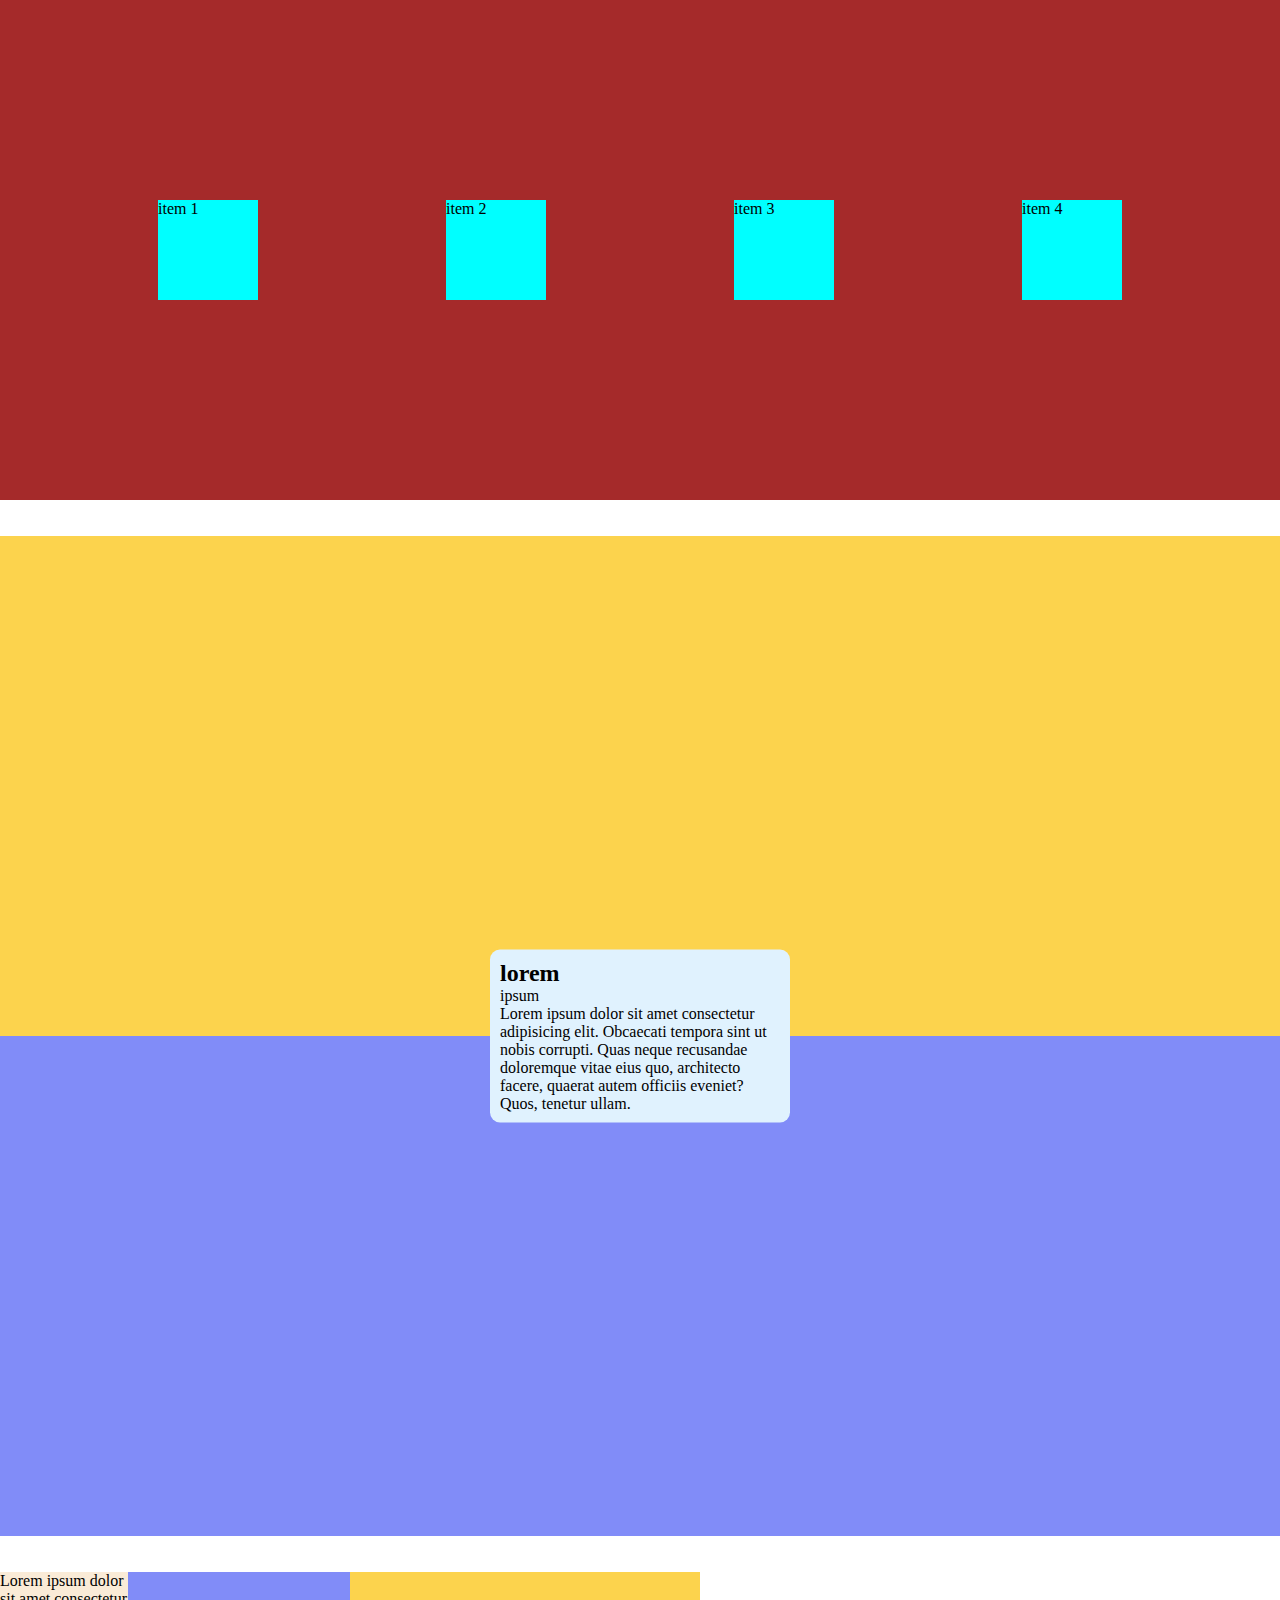
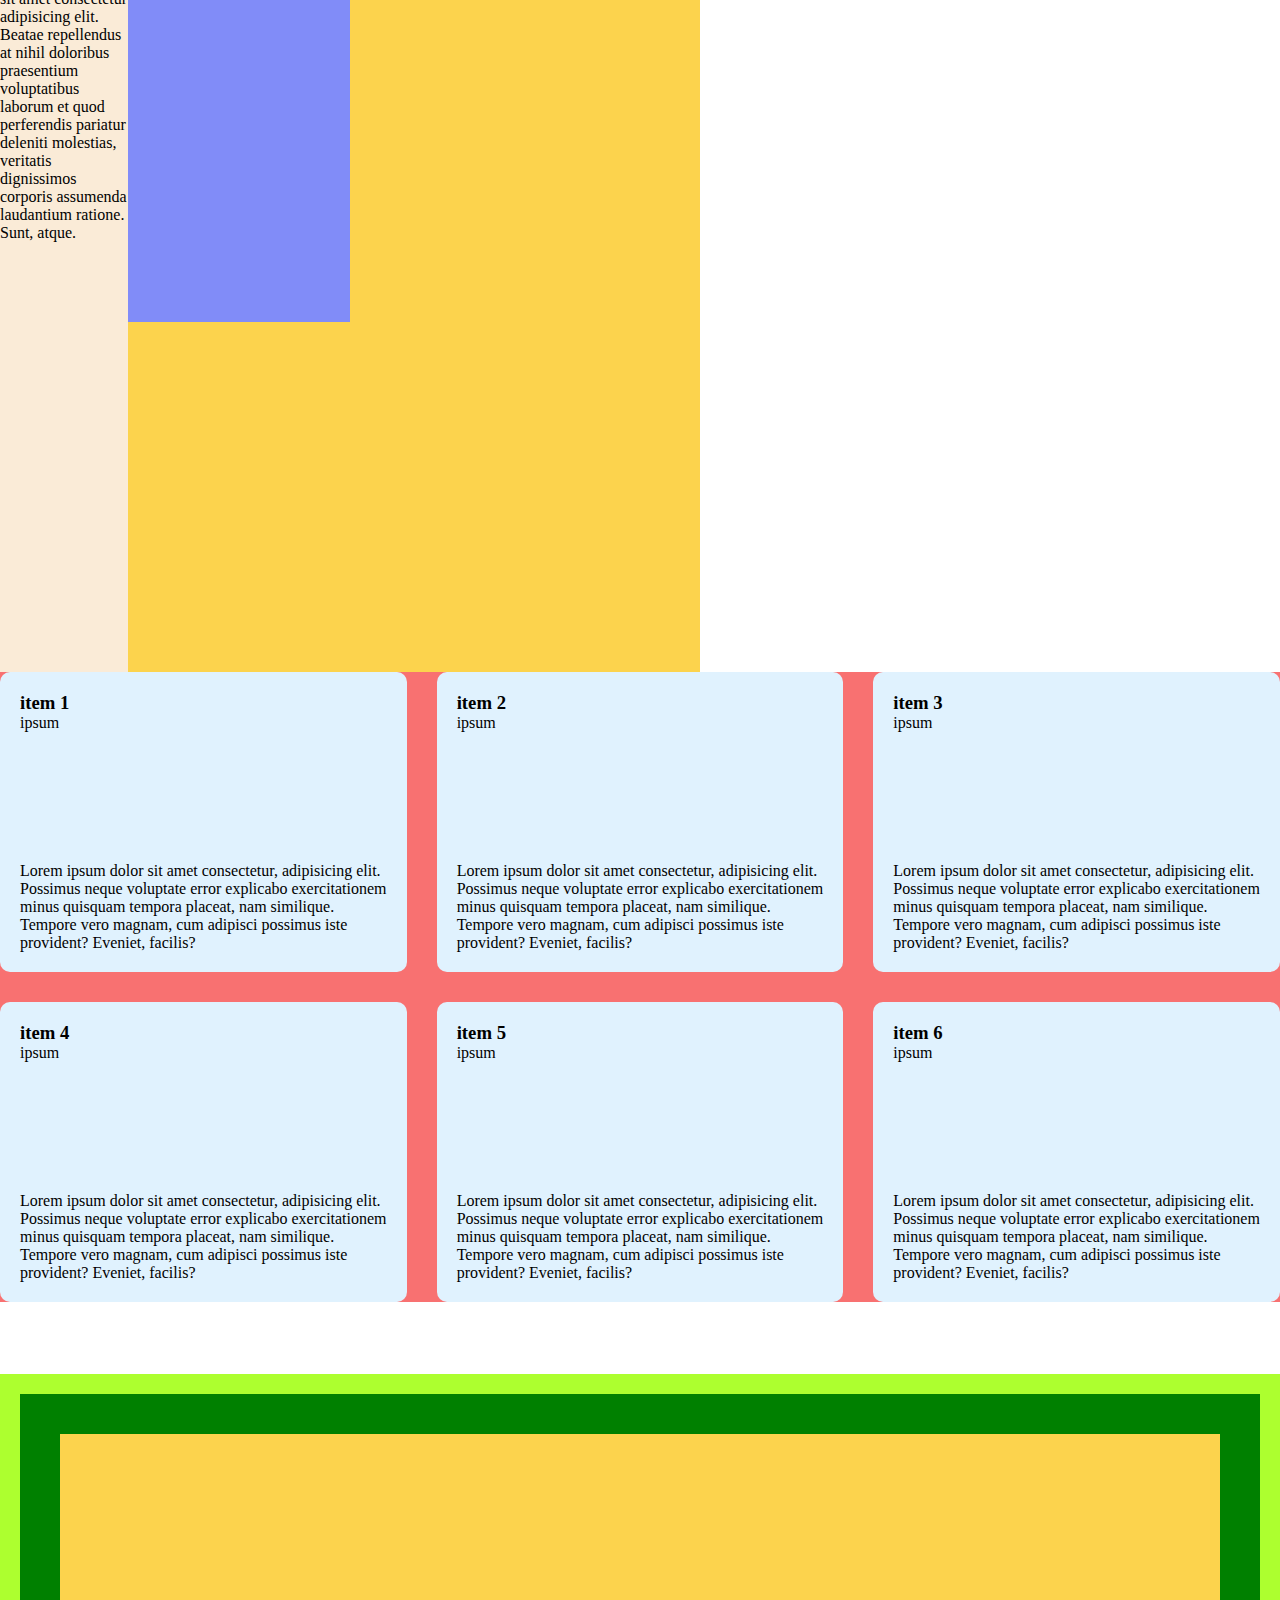
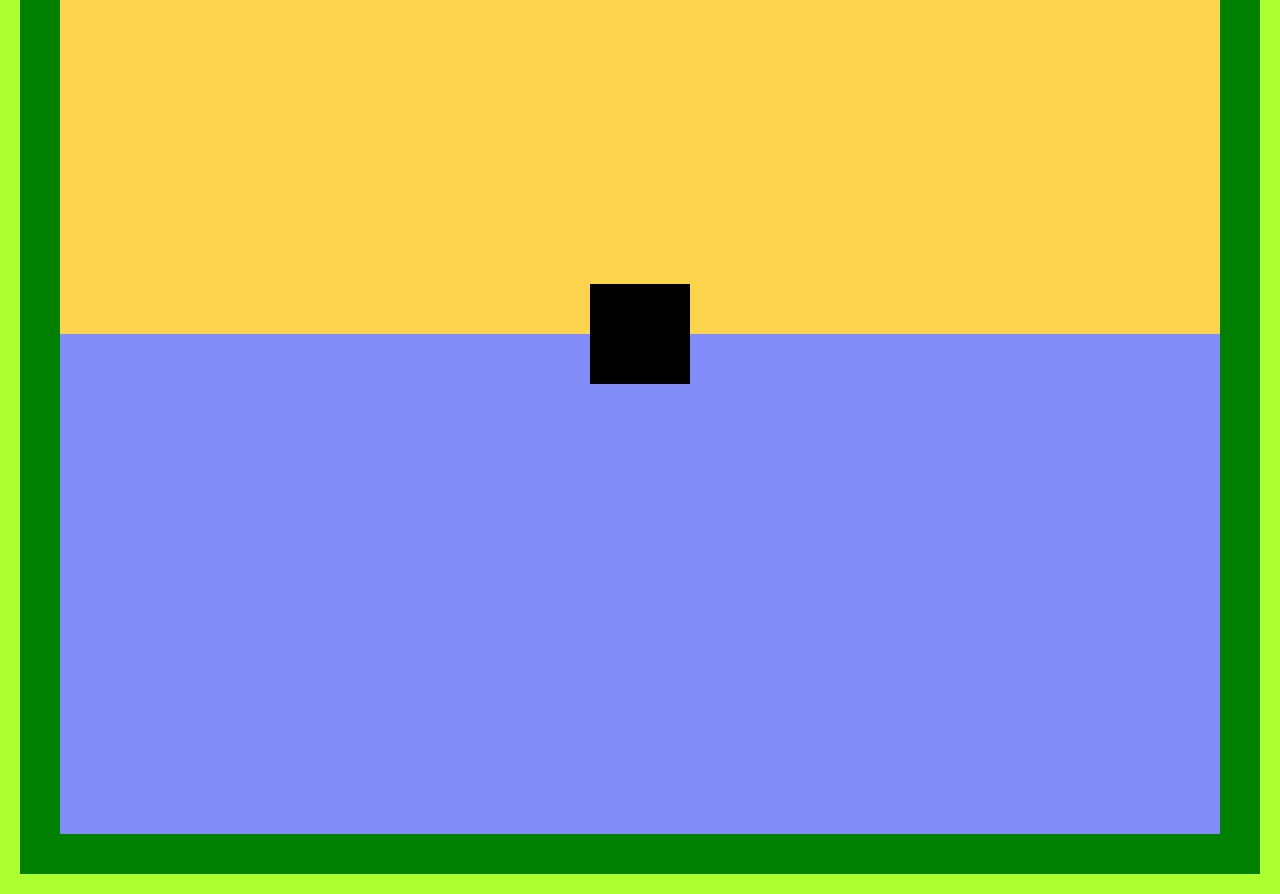
<file: index.html>
<!DOCTYPE html>
<html lang="en">
  <head>
    <meta charset="UTF-8" />
    <meta name="viewport" content="width=device-width, initial-scale=1.0" />
    <title>Document</title>

    <style>
      * {
        margin: 0;
        padding: 0;
        box-sizing: border-box;
      }

      /* exercise 1 */
      .container {
        /* use first 4 */
        /* by default flex-direction: row */
        /* display: flex ada main axis and another axis */
        /* untuk row, main axis dia kiri-kanan */
        display: flex;
        /* susun anak-anak - untuk align that item kat main axis */
        /* space-between: auto calculate distance between items */
        justify-content: space-evenly;
        /* untuk align items for second axis -- cross axis (atas-bawah) */
        align-items: center;
        gap: 30px;
        flex-direction: row;
        background-color: brown;
        height: 500px;
        width: 100%;
      }

      .item {
        width: 100px;
        height: 100px;
        background-color: aqua;
      }

      /* exercise 2 */
      .parent-container {
        position: relative;
        width: 100%;
        height: 100%;
      }

      .container1 {
        height: 500px;
        width: 100%;
        background-color: #fcd34d;
      }

      .container2 {
        height: 500px;
        width: 100%;
        background-color: #818cf8;
      }

      .centered-item {
        position: absolute;
        top: 50%;
        left: 50%;
        border: 1px;
        border-radius: 10px;
        background-color: #e0f2fe;
        /* based on coordinates, (x, y) */
        transform: translate(-50%, -50%);
        width: 300px;
        padding: 10px 10px;
      }

      /* exercise 3 */
      .parent-container1 {
        background-color: #f87171;
        display: grid;
        /* grid-template-columns: 1fr 1fr 1fr; */
        grid-template-columns: repeat(3, 1fr);
        gap: 30px;
        /* based on parent element, 100% of siapa, but parent kena ada fixed width and height */
        /* bapak ada fixed width/height, cucu 100% */
        /* height: 100%; */
        /* width: 100%; */
      }

      @media (max-width: 480px) {
        .parent-container1 {
          grid-template-columns: 1fr;
        }
      }

      .nest-container1 {
        background-color: #fcd34d;
        height: 700px;
        width: 700px;
      }

      .nest-container2 {
        background-color: #818cf8;
        height: 50%;
        width: 50%;
      }

      .nest-container3 {
        background-color: antiquewhite;
        /* ambil 100% height based on screen size tu */
        height: 100vh;
        width: 10vw;
      }

      .nest-container3 p {
        /* 10% of our view width */
        /* font size always rem -- supaya adapt kat different browser */
        font-size: 1rem;
      }

      .itemEx3 {
        height: 300px;
        border-radius: 10px;
        background-color: #e0f2fe;
        padding: 20px 20px;

        display: flex;
        flex-direction: column;
        justify-content: space-between;
        align-items: start;
        gap: 30px;
      }

      .containerEx4 {
        height: 300px;
        width: 100%;
        background-color: pink;

        position: relative;
      }

      .container1Ex4 {
        height: 100px;
        width: 100px;
        background-color: #818cf8;

        position: absolute;
        top: 200px;
        bottom: 0px;
        right: 0px;
        left: 100%;
      }

      .parent-kotak {
        position: relative;
        padding: 20px;
        background-color: greenyellow;
      }

      .parent-kotak2 {
        position: relative;
        padding: 40px;
        background-color: green;
      }

      .box {
        /* static default value for position */
        position: absolute;
        width: 100px;
        height: 100px;
        background-color: black;
        /* top/bottom and left/right */
        /* if takda parent element, then cari parent terdekat yg ada position relative, body be that parent */
        /* 50px from top -- dari atas turun bawah */
        top: 50%;
        /* from left to right */
        left: 50%;
        /* from right to left */
        /* right: 0; */
        /* dari bawah naik atas */
        /* bottom: 100%; */
        /* nak transform box to do something, like rotate, translate */
        /* translateX -- +ve (kanan), -ve (kiri) */
        transform: translate(-50%, -50%);
      }
    </style>
  </head>
  <body>
    <div class="container">
      <div class="item">item 1</div>
      <div class="item">item 2</div>
      <div class="item">item 3</div>
      <div class="item">item 4</div>
    </div>

    <br />
    <br />

    <div class="parent-container">
      <div class="container1"></div>
      <div class="container2"></div>
      <div class="centered-item">
        <h2>lorem</h2>
        <p>ipsum</p>

        <p>
          Lorem ipsum dolor sit amet consectetur adipisicing elit. Obcaecati
          tempora sint ut nobis corrupti. Quas neque recusandae doloremque vitae
          eius quo, architecto facere, quaerat autem officiis eveniet? Quos,
          tenetur ullam.
        </p>
      </div>
    </div>

    <br /><br />

    <!-- Exercise 3 -->
    <div class="nest-container1">
      <div class="nest-container2">
        <div class="nest-container3">
          <p>
            Lorem ipsum dolor sit amet consectetur adipisicing elit. Beatae
            repellendus at nihil doloribus praesentium voluptatibus laborum et
            quod perferendis pariatur deleniti molestias, veritatis dignissimos
            corporis assumenda laudantium ratione. Sunt, atque.
          </p>
        </div>
      </div>
    </div>

    <div class="parent-container1">
      <div class="itemEx3">
        <div class="item-title">
          <h3>item 1</h3>
          <p>ipsum</p>
        </div>

        <p class="item-description">
          Lorem ipsum dolor sit amet consectetur, adipisicing elit. Possimus
          neque voluptate error explicabo exercitationem minus quisquam tempora
          placeat, nam similique. Tempore vero magnam, cum adipisci possimus
          iste provident? Eveniet, facilis?
        </p>
      </div>
      <div class="itemEx3">
        <div class="item-title">
          <h3>item 2</h3>
          <p>ipsum</p>
        </div>

        <p class="item-description">
          Lorem ipsum dolor sit amet consectetur, adipisicing elit. Possimus
          neque voluptate error explicabo exercitationem minus quisquam tempora
          placeat, nam similique. Tempore vero magnam, cum adipisci possimus
          iste provident? Eveniet, facilis?
        </p>
      </div>
      <div class="itemEx3">
        <div class="item-title">
          <h3>item 3</h3>
          <p>ipsum</p>
        </div>

        <p class="item-description">
          Lorem ipsum dolor sit amet consectetur, adipisicing elit. Possimus
          neque voluptate error explicabo exercitationem minus quisquam tempora
          placeat, nam similique. Tempore vero magnam, cum adipisci possimus
          iste provident? Eveniet, facilis?
        </p>
      </div>
      <div class="itemEx3">
        <div class="item-title">
          <h3>item 4</h3>
          <p>ipsum</p>
        </div>

        <p class="item-description">
          Lorem ipsum dolor sit amet consectetur, adipisicing elit. Possimus
          neque voluptate error explicabo exercitationem minus quisquam tempora
          placeat, nam similique. Tempore vero magnam, cum adipisci possimus
          iste provident? Eveniet, facilis?
        </p>
      </div>
      <div class="itemEx3">
        <div class="item-title">
          <h3>item 5</h3>
          <p>ipsum</p>
        </div>

        <p class="item-description">
          Lorem ipsum dolor sit amet consectetur, adipisicing elit. Possimus
          neque voluptate error explicabo exercitationem minus quisquam tempora
          placeat, nam similique. Tempore vero magnam, cum adipisci possimus
          iste provident? Eveniet, facilis?
        </p>
      </div>
      <div class="itemEx3">
        <div class="item-title">
          <h3>item 6</h3>
          <p>ipsum</p>
        </div>

        <p class="item-description">
          Lorem ipsum dolor sit amet consectetur, adipisicing elit. Possimus
          neque voluptate error explicabo exercitationem minus quisquam tempora
          placeat, nam similique. Tempore vero magnam, cum adipisci possimus
          iste provident? Eveniet, facilis?
        </p>
      </div>
    </div>

    <br /><br />

    <!-- <div class="containerEx4">
      test
      <div class="container1Ex4">test</div>
    </div> -->

    <br /><br />

    <div class="parent-kotak">
      <div class="parent-kotak2">
        <div class="container1"></div>
        <!-- <div class="centered-item item2">
          <h2>lorem</h2>
          <p>ipsum</p>
  
          <p>
            Lorem ipsum dolor sit amet consectetur adipisicing elit. Obcaecati
            tempora sint ut nobis corrupti. Quas neque recusandae doloremque vitae
            eius quo, architecto facere, quaerat autem officiis eveniet? Quos,
            tenetur ullam.
          </p>
        </div> -->
        <div class="box"></div>
        <div class="container2"></div>
      </div>
    </div>
  </body>
</html>
</file>
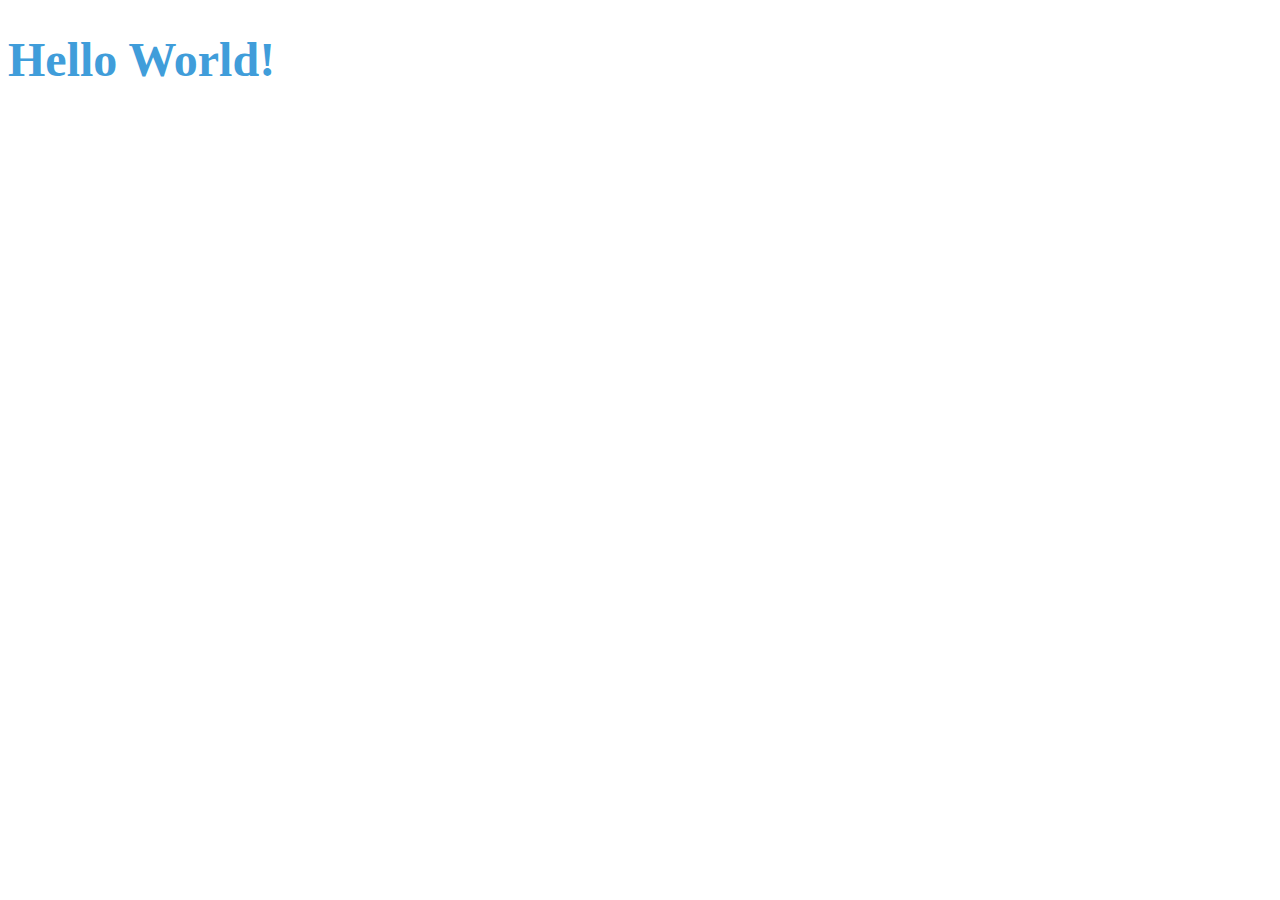
<file: exercises 1/01_basic-html-css-js/index.html>
<!DOCTYPE html>
<html lang="en">
  <head>
    <meta charset="UTF-8" />
    <meta name="viewport" content="width=device-width, initial-scale=1.0" />
    <title>Basic HTML CSS JS</title>
    <link rel="stylesheet" href="./css/main.css" />
    <script src="./js/jsInHead.js"></script>
    <script defer src="./js/jsWithDefer.js"></script>
  </head>
  <body>
    <h1 id="headingText">Hello World!</h1>
    <script src="./js/main.js"></script>
  </body>
</html>
</file>
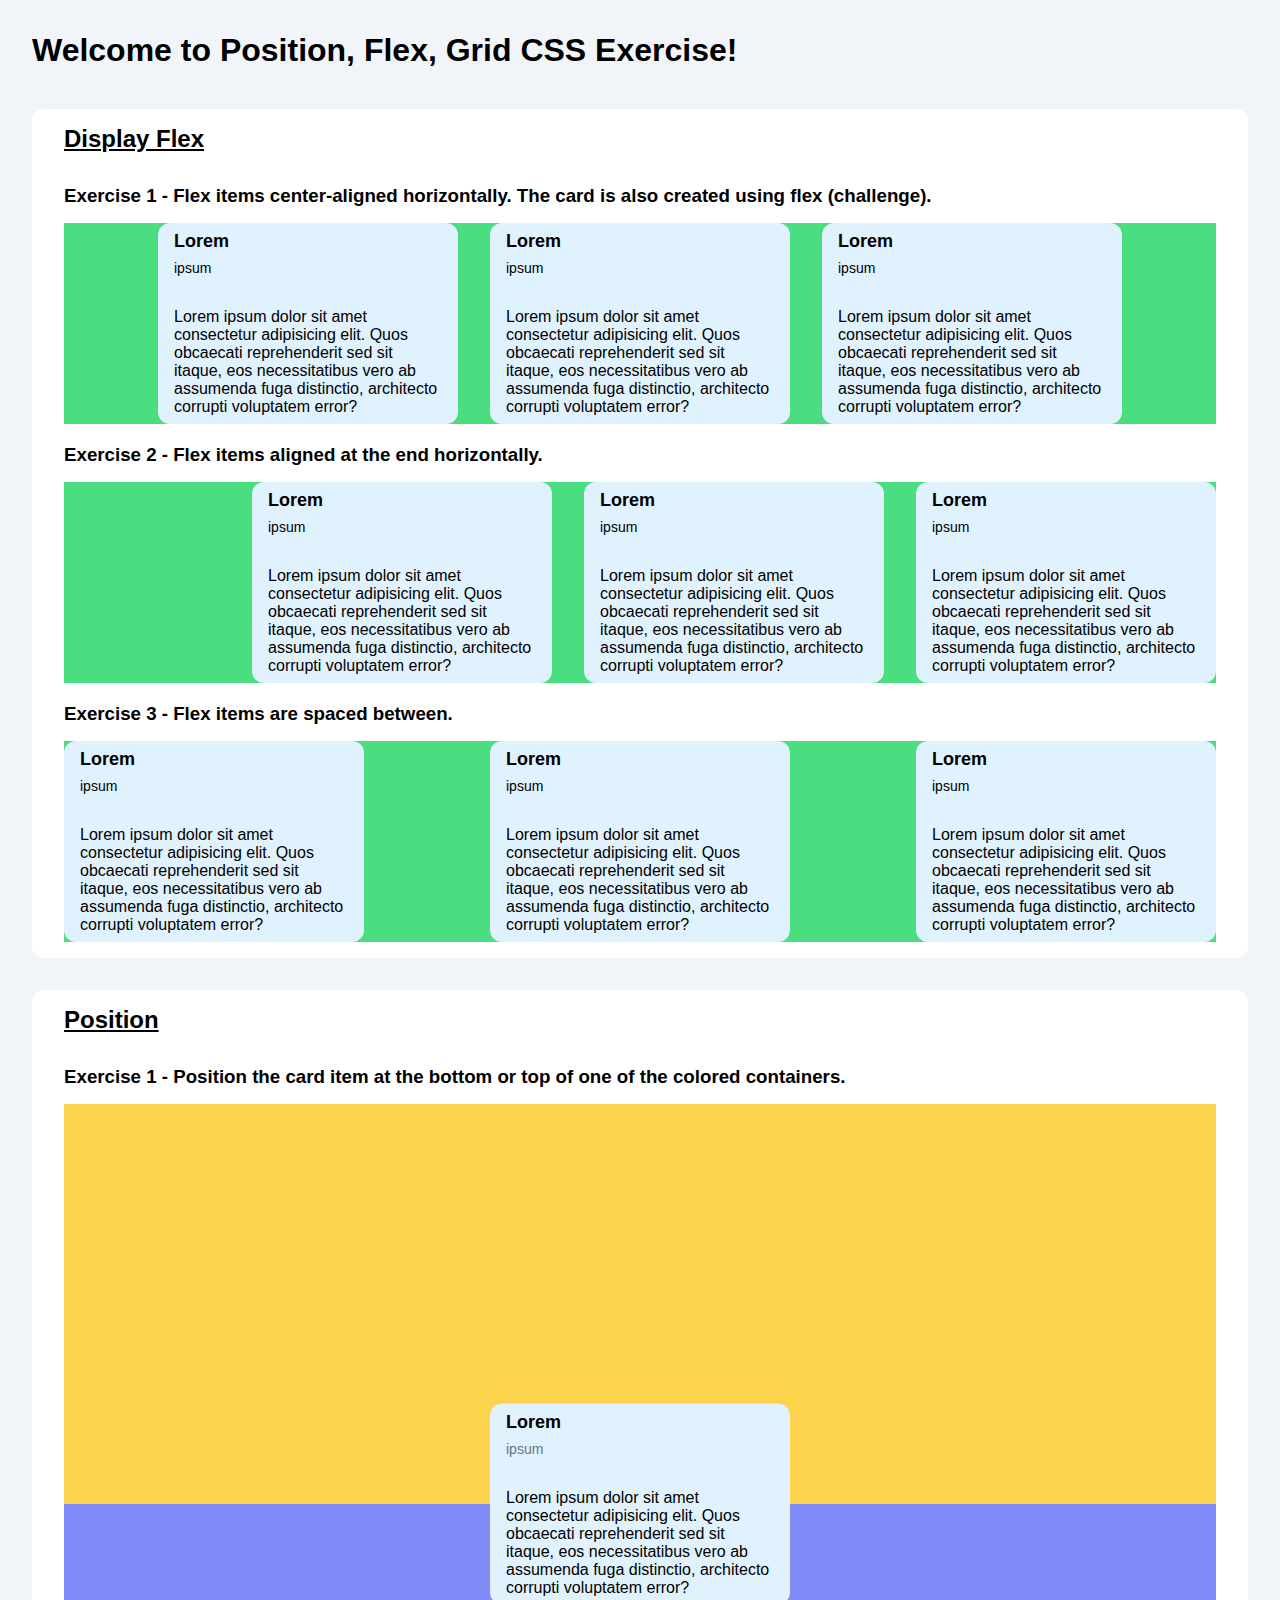
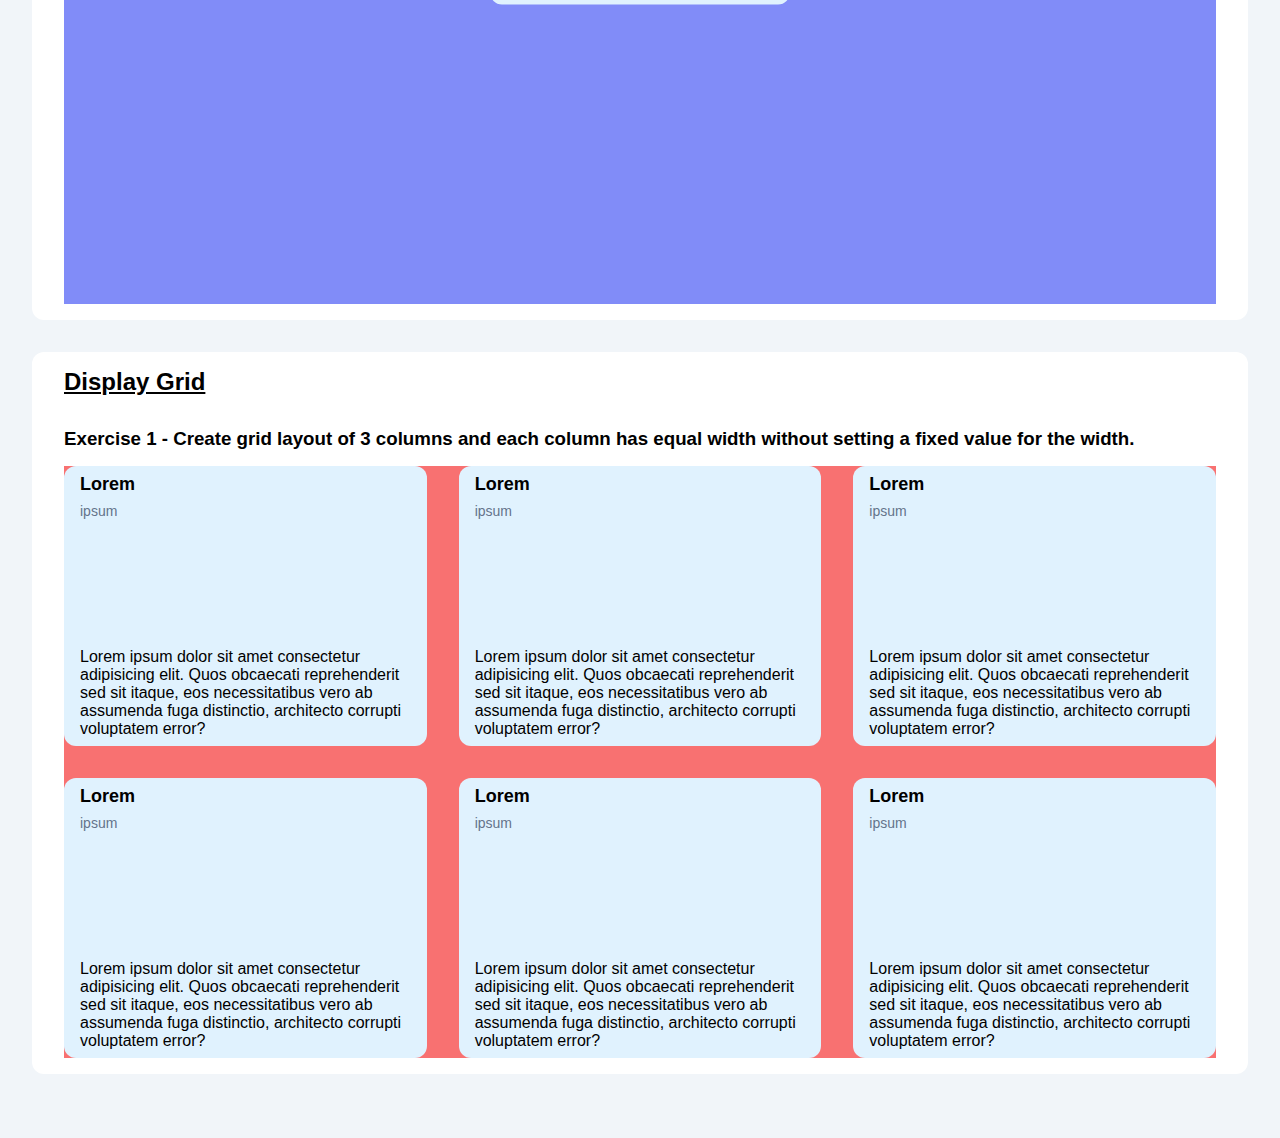
<file: exercises 1/02_css-exercise-position-flex-grid/index.html>
<!DOCTYPE html>
<html lang="en">
  <head>
    <meta charset="UTF-8" />
    <meta name="viewport" content="width=device-width, initial-scale=1.0" />
    <title>CSS Exercise - Position, Flex, Grid</title>
    <link rel="stylesheet" href="./css/main.css" />
  </head>
  <body>
    <h1>Welcome to Position, Flex, Grid CSS Exercise!</h1>
    <section class="section section--display-flex">
      <h2 class="section__title">Display Flex</h2>
      <div class="section__content">
        <div class="section__exercise section__exercise--1">
          <h3 class="section__exercise-title">
            Exercise 1 - Flex items center-aligned horizontally. The card is
            also created using flex (challenge).
          </h3>
          <div class="display-flex container">
            <div class="display-flex-item display-flex-item--1">
              <div class="display-flex-item__top-content">
                <p class="display-flex-item__label"><strong>Lorem</strong></p>
                <p class="display-flex-item__subtitle">ipsum</p>
              </div>
              <p class="display-flex-item__description">
                Lorem ipsum dolor sit amet consectetur adipisicing elit. Quos
                obcaecati reprehenderit sed sit itaque, eos necessitatibus vero
                ab assumenda fuga distinctio, architecto corrupti voluptatem
                error?
              </p>
            </div>
            <div class="display-flex-item display-flex-item--2">
              <div class="display-flex-item__top-content">
                <p class="display-flex-item__label"><strong>Lorem</strong></p>
                <p class="display-flex-item__subtitle">ipsum</p>
              </div>
              <p class="display-flex-item__description">
                Lorem ipsum dolor sit amet consectetur adipisicing elit. Quos
                obcaecati reprehenderit sed sit itaque, eos necessitatibus vero
                ab assumenda fuga distinctio, architecto corrupti voluptatem
                error?
              </p>
            </div>
            <div class="display-flex-item display-flex-item--3">
              <div class="display-flex-item__top-content">
                <p class="display-flex-item__label"><strong>Lorem</strong></p>
                <p class="display-flex-item__subtitle">ipsum</p>
              </div>
              <p class="display-flex-item__description">
                Lorem ipsum dolor sit amet consectetur adipisicing elit. Quos
                obcaecati reprehenderit sed sit itaque, eos necessitatibus vero
                ab assumenda fuga distinctio, architecto corrupti voluptatem
                error?
              </p>
            </div>
          </div>
        </div>
        <div class="section__exercise section__exercise--2">
          <h3 class="section__exercise-title">
            Exercise 2 - Flex items aligned at the end horizontally.
          </h3>
          <div class="display-flex container">
            <div class="display-flex-item display-flex-item--1">
              <div class="display-flex-item__top-content">
                <p class="display-flex-item__label"><strong>Lorem</strong></p>
                <p class="display-flex-item__subtitle">ipsum</p>
              </div>
              <p class="display-flex-item__description">
                Lorem ipsum dolor sit amet consectetur adipisicing elit. Quos
                obcaecati reprehenderit sed sit itaque, eos necessitatibus vero
                ab assumenda fuga distinctio, architecto corrupti voluptatem
                error?
              </p>
            </div>
            <div class="display-flex-item display-flex-item--2">
              <div class="display-flex-item__top-content">
                <p class="display-flex-item__label"><strong>Lorem</strong></p>
                <p class="display-flex-item__subtitle">ipsum</p>
              </div>
              <p class="display-flex-item__description">
                Lorem ipsum dolor sit amet consectetur adipisicing elit. Quos
                obcaecati reprehenderit sed sit itaque, eos necessitatibus vero
                ab assumenda fuga distinctio, architecto corrupti voluptatem
                error?
              </p>
            </div>
            <div class="display-flex-item display-flex-item--3">
              <div class="display-flex-item__top-content">
                <p class="display-flex-item__label"><strong>Lorem</strong></p>
                <p class="display-flex-item__subtitle">ipsum</p>
              </div>
              <p class="display-flex-item__description">
                Lorem ipsum dolor sit amet consectetur adipisicing elit. Quos
                obcaecati reprehenderit sed sit itaque, eos necessitatibus vero
                ab assumenda fuga distinctio, architecto corrupti voluptatem
                error?
              </p>
            </div>
          </div>
        </div>
        <div class="section__exercise section__exercise--3">
          <h3 class="section__exercise-title">
            Exercise 3 - Flex items are spaced between.
          </h3>
          <div class="display-flex container">
            <div class="display-flex-item display-flex-item--1">
              <div class="display-flex-item__top-content">
                <p class="display-flex-item__label"><strong>Lorem</strong></p>
                <p class="display-flex-item__subtitle">ipsum</p>
              </div>
              <p class="display-flex-item__description">
                Lorem ipsum dolor sit amet consectetur adipisicing elit. Quos
                obcaecati reprehenderit sed sit itaque, eos necessitatibus vero
                ab assumenda fuga distinctio, architecto corrupti voluptatem
                error?
              </p>
            </div>
            <div class="display-flex-item display-flex-item--2">
              <div class="display-flex-item__top-content">
                <p class="display-flex-item__label"><strong>Lorem</strong></p>
                <p class="display-flex-item__subtitle">ipsum</p>
              </div>
              <p class="display-flex-item__description">
                Lorem ipsum dolor sit amet consectetur adipisicing elit. Quos
                obcaecati reprehenderit sed sit itaque, eos necessitatibus vero
                ab assumenda fuga distinctio, architecto corrupti voluptatem
                error?
              </p>
            </div>
            <div class="display-flex-item display-flex-item--3">
              <div class="display-flex-item__top-content">
                <p class="display-flex-item__label"><strong>Lorem</strong></p>
                <p class="display-flex-item__subtitle">ipsum</p>
              </div>
              <p class="display-flex-item__description">
                Lorem ipsum dolor sit amet consectetur adipisicing elit. Quos
                obcaecati reprehenderit sed sit itaque, eos necessitatibus vero
                ab assumenda fuga distinctio, architecto corrupti voluptatem
                error?
              </p>
            </div>
          </div>
        </div>
      </div>
    </section>
    <section class="section section--position">
      <h2 class="section__title">Position</h2>
      <div class="section__content">
        <div class="section__exercise section__exercise--1">
          <h3 class="section__exercise-title">
            Exercise 1 - Position the card item at the bottom or top of one of
            the colored containers.
          </h3>
          <div class="position container">
            <div class="position__item--1">
              <div class="card">
                <div class="card__top-content">
                  <p class="card__label"><strong>Lorem</strong></p>
                  <p class="card__subtitle">ipsum</p>
                </div>
                <p class="card__description">
                  Lorem ipsum dolor sit amet consectetur adipisicing elit. Quos
                  obcaecati reprehenderit sed sit itaque, eos necessitatibus
                  vero ab assumenda fuga distinctio, architecto corrupti
                  voluptatem error?
                </p>
              </div>
            </div>
            <div class="position__item--2"></div>
          </div>
        </div>
      </div>
    </section>
    <section class="section section--display-grid">
      <h2 class="section__title">Display Grid</h2>
      <div class="section__content">
        <div class="section__exercise section__exercise--1">
          <h3 class="section__exercise-title">
            Exercise 1 - Create grid layout of 3 columns and each column has
            equal width without setting a fixed value for the width.
          </h3>
          <div class="grid container">
            <div class="card">
              <div class="card__top-content">
                <p class="card__label"><strong>Lorem</strong></p>
                <p class="card__subtitle">ipsum</p>
              </div>
              <p class="card__description">
                Lorem ipsum dolor sit amet consectetur adipisicing elit. Quos
                obcaecati reprehenderit sed sit itaque, eos necessitatibus vero
                ab assumenda fuga distinctio, architecto corrupti voluptatem
                error?
              </p>
            </div>
            <div class="card">
              <div class="card__top-content">
                <p class="card__label"><strong>Lorem</strong></p>
                <p class="card__subtitle">ipsum</p>
              </div>
              <p class="card__description">
                Lorem ipsum dolor sit amet consectetur adipisicing elit. Quos
                obcaecati reprehenderit sed sit itaque, eos necessitatibus vero
                ab assumenda fuga distinctio, architecto corrupti voluptatem
                error?
              </p>
            </div>
            <div class="card">
              <div class="card__top-content">
                <p class="card__label"><strong>Lorem</strong></p>
                <p class="card__subtitle">ipsum</p>
              </div>
              <p class="card__description">
                Lorem ipsum dolor sit amet consectetur adipisicing elit. Quos
                obcaecati reprehenderit sed sit itaque, eos necessitatibus vero
                ab assumenda fuga distinctio, architecto corrupti voluptatem
                error?
              </p>
            </div>
            <div class="card">
              <div class="card__top-content">
                <p class="card__label"><strong>Lorem</strong></p>
                <p class="card__subtitle">ipsum</p>
              </div>
              <p class="card__description">
                Lorem ipsum dolor sit amet consectetur adipisicing elit. Quos
                obcaecati reprehenderit sed sit itaque, eos necessitatibus vero
                ab assumenda fuga distinctio, architecto corrupti voluptatem
                error?
              </p>
            </div>
            <div class="card">
              <div class="card__top-content">
                <p class="card__label"><strong>Lorem</strong></p>
                <p class="card__subtitle">ipsum</p>
              </div>
              <p class="card__description">
                Lorem ipsum dolor sit amet consectetur adipisicing elit. Quos
                obcaecati reprehenderit sed sit itaque, eos necessitatibus vero
                ab assumenda fuga distinctio, architecto corrupti voluptatem
                error?
              </p>
            </div>
            <div class="card">
              <div class="card__top-content">
                <p class="card__label"><strong>Lorem</strong></p>
                <p class="card__subtitle">ipsum</p>
              </div>
              <p class="card__description">
                Lorem ipsum dolor sit amet consectetur adipisicing elit. Quos
                obcaecati reprehenderit sed sit itaque, eos necessitatibus vero
                ab assumenda fuga distinctio, architecto corrupti voluptatem
                error?
              </p>
            </div>
          </div>
        </div>
      </div>
    </section>
  </body>
</html>
</file>
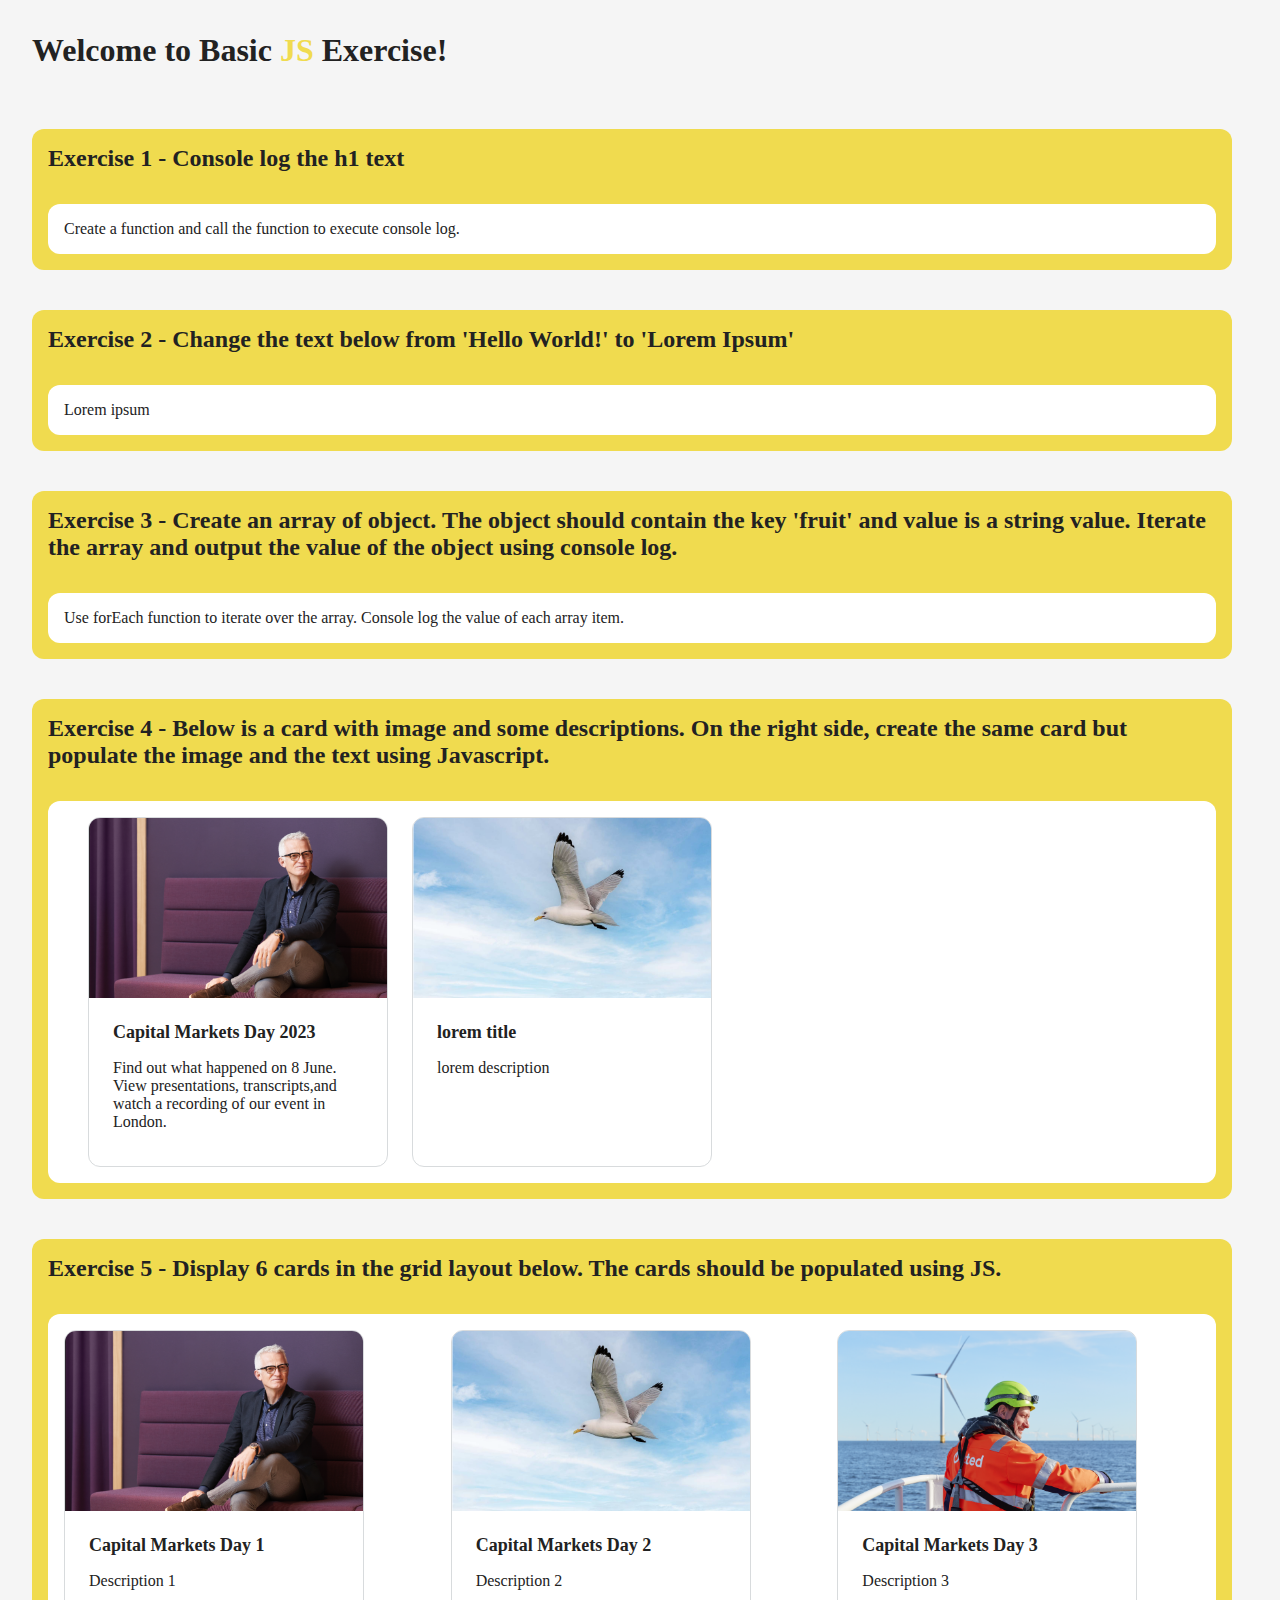
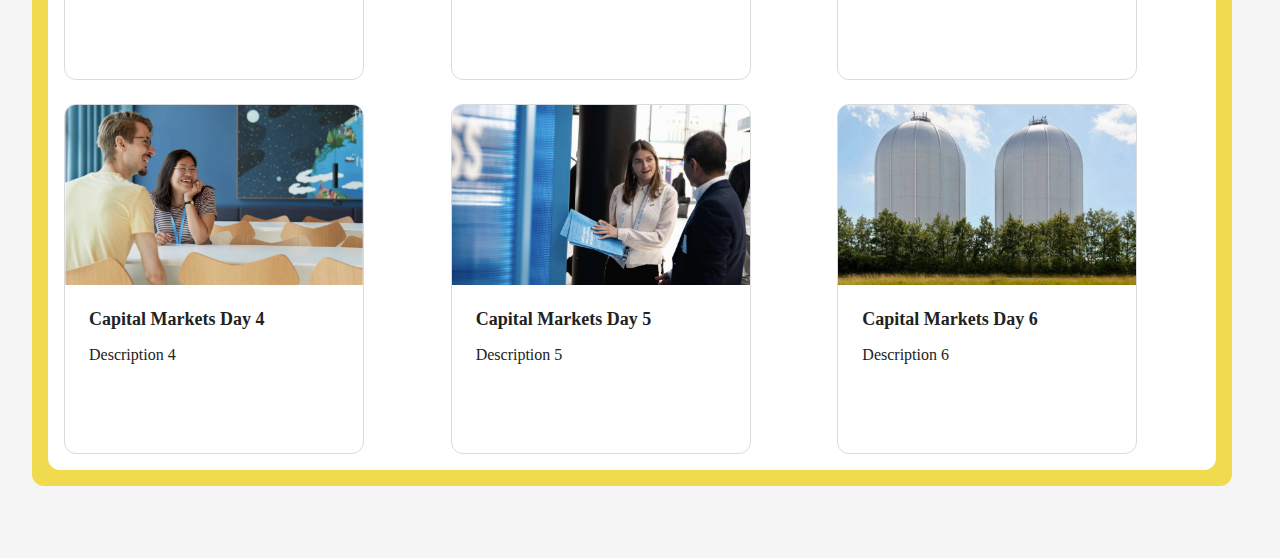
<file: exercises 1/03_js-exercise/index.html>
<!DOCTYPE html>
<html lang="en">
  <head>
    <meta charset="UTF-8" />
    <meta name="viewport" content="width=device-width, initial-scale=1.0" />
    <title>Exercise - Basic JS</title>
    <link rel="stylesheet" href="./css/main.css" />
  </head>
  <body>
    <h1 id="headingText" class="heading-text">
      Welcome to Basic <span class="text-primary">JS</span> Exercise!
    </h1>
    <section class="exercise-section exercise-section--1">
      <h2 class="exercise-section__title">
        Exercise 1 - Console log the h1 text
      </h2>
      <div class="exercise-section__content">
        <p>Create a function and call the function to execute console log.</p>
      </div>
    </section>
    <section class="exercise-section exercise-section--2">
      <h2 class="exercise-section__title">
        Exercise 2 - Change the text below from 'Hello World!' to 'Lorem Ipsum'
      </h2>
      <div class="exercise-section__content">
        <p id="helloWorld">Hello World!</p>
      </div>
    </section>
    <section class="exercise-section exercise-section--3">
      <h2 class="exercise-section__title">
        Exercise 3 - Create an array of object. The object should contain the
        key 'fruit' and value is a string value. Iterate the array and output
        the value of the object using console log.
      </h2>
      <div class="exercise-section__content">
        <p>
          Use forEach function to iterate over the array. Console log the value
          of each array item.
        </p>
      </div>
    </section>
    <section class="exercise-section exercise-section--4">
      <h2 class="exercise-section__title">
        Exercise 4 - Below is a card with image and some descriptions. On the
        right side, create the same card but populate the image and the text
        using Javascript.
      </h2>
      <div class="exercise-section__content">
        <div id="arrayFruit"></div>
        <div class="card-container--1">
          <div class="card">
            <div class="card__image-container">
              <img
                src="./assets/imgs/featured_story_image_1.png"
                alt="Mads Nipper"
              />
            </div>
            <div class="card__content">
              <div class="card__label">Capital Markets Day 2023</div>
              <div class="card__description">
                Find out what happened on 8 June. View presentations,
                transcripts,and watch a recording of our event in London.
              </div>
            </div>
          </div>
        </div>
        <div id="exercise4CardContainer" class="card-container--2"></div>
      </div>
    </section>
    <section class="exercise-section exercise-section--5">
      <h2 class="exercise-section__title">
        Exercise 5 - Display 6 cards in the grid layout below. The cards should
        be populated using JS.
      </h2>
      <div id="exercise5GridContainer" class="exercise-section__content"></div>
    </section>
    <script src="./js/main.js"></script>
  </body>
</html>
</file>
<file: exercises 1/01_basic-html-css-js/css/main.css>
#headingText {
  font-size: 3rem;
  color: #409dda;
}
</file>
<file: exercises 1/02_css-exercise-position-flex-grid/css/main.css>
* {
  box-sizing: border-box;
  margin: 0;
  padding: 0;
}

body {
  background-color: #f1f5f9;
  font-family: sans-serif;
  padding: 32px;
}

h1 {
  margin-bottom: 40px;
}

.section {
  border-radius: 12px;
  background-color: #fff;
  padding: 16px 32px;
  margin-bottom: 32px;
}

.section .section__title {
  text-decoration: underline;
  margin-bottom: 32px;
}

.section__exercise {
  margin-bottom: 20px;
}
.section__exercise:last-child {
  margin-bottom: 0px;
}

.section__exercise .section__exercise-title {
  margin-bottom: 16px;
}

.card {
  width: 300px;
  padding: 8px 16px;
  border-radius: 12px;
  background-color: #e0f2fe;
  display: flex;
  flex-direction: column;
  justify-content: space-between;
  align-items: start;
  gap: 32px;
}

.card .card__top-content {
  display: flex;
  flex-direction: column;
  gap: 8px;
}

.card .card__label {
  font-size: 18px;
}

.card .card__subtitle {
  font-size: 14px;
  color: #64748b;
}

/* Section  - Display Flex */
.section--display-flex .section__exercise--1 .container.display-flex {
  background-color: #4ade80;
  display: flex;
  justify-content: center;
  align-items: center;
  gap: 32px;
}
.section--display-flex .section__exercise--2 .container.display-flex {
  background-color: #4ade80;
  display: flex;
  justify-content: end;
  align-items: center;
  gap: 32px;
}
.section--display-flex .section__exercise--3 .container.display-flex {
  background-color: #4ade80;
  display: flex;
  justify-content: space-between;
  align-items: center;
  gap: 32px;
}
.section--display-flex .container.display-flex .display-flex-item {
  width: 300px;
  padding: 8px 16px;
  border-radius: 12px;
  background-color: #e0f2fe;
  display: flex;
  flex-direction: column;
  justify-content: center;
  align-items: start;
  gap: 32px;
}
.section--display-flex .display-flex-item .display-flex-item__top-content {
  display: flex;
  flex-direction: column;
  gap: 8px;
}
.section--display-flex .display-flex-item__label {
  font-size: 18px;
}
.section--display-flex .display-flex-item__subtitle {
  font-size: 14px;
}

/* Section  - Position*/
.section--position .position__item--1 {
  position: relative;
  width: 100%;
  height: 400px;
  background-color: #fcd34d;
}
.section--position .position__item--2 {
  width: 100%;
  height: 400px;
  background-color: #818cf8;
}
.section--position .card {
  position: absolute;
  bottom: 0;
  right: 50%;
  transform: translate(50%, 50%);
  /* bottom: 0;
  left: 50%;*/
}

/* Section - Display Grid*/
.section--display-grid .section__exercise--1 .container.grid {
  display: grid;
  grid-template-columns: repeat(3, 1fr);
  gap: 32px;
  background-color: #f87171;
}

.section--display-grid .card {
  width: auto;
  height: 280px;
}
</file>
<file: exercises 1/03_js-exercise/css/main.css>
:root {
  --color-surface-base: #ffffff;
  --color-surface-neutral: #f5f5f5;
  --color-surface-primary: #f0db4f;
  --color-surface-cool-very-subtle: #f5f6f7;
  --color-surface-cool-subtle: #ebedee;
  --color-surface-cool-minimal: #d8dbdd;
  --color-surface-cool: #c4c8cc;
  --color-surface-cool-bold: #6c7680;
  --color-surface-cool-intese: #3b4956;
  --color-text-base: #222222;
  --color-stroke-cool-minimal: #d8dbdd;
  --border-radius-sm: 8px;
  --border-radius-md: 12px;
  --spacing-1: 8px;
  --spacing-2: 16px;
  --spacing-3: 24px;
  --spacing-4: 32px;
  --spacing-5: 40px;
  --spacing-6: 60px;
  --spacing-7: 80px;
}

* {
  box-sizing: border-box;
  margin: 0;
  padding: 0;
}

body {
  background-color: var(--color-surface-neutral);
  color: var(--color-text-base);
  padding: var(--spacing-4);
}

.text-primary {
  color: var(--color-surface-primary);
}

.heading-text {
  margin-bottom: var(--spacing-6);
}

.card {
  border-radius: var(--border-radius-md);
  border: 1px solid var(--color-stroke-cool-minimal);
  overflow: hidden;
  background-color: var(--color-surface-base);
  width: 300px;
  height: 350px;
}

.card .card__image-container {
  width: 100%;
  height: 180px;
}

.card .card__image-container img {
  width: 100%;
  height: 100%;
  object-fit: cover;
}

.card .card__content {
  display: flex;
  justify-content: start;
  align-items: start;
  gap: var(--spacing-2);
  flex-direction: column;
  padding: var(--spacing-3);
}

.card .card__content .card__label {
  font-size: 18px;
  font-weight: 700;
}

.exercise-section {
  display: block;
  width: 1200px;
  background-color: var(--color-surface-primary);
  padding: var(--spacing-2);
  border-radius: var(--border-radius-md);
  margin-bottom: var(--spacing-5);
}

.exercise-section .exercise-section__content {
  margin-top: var(--spacing-4);
  background-color: var(--color-surface-base);
  border-radius: var(--border-radius-md);
  padding: var(--spacing-2);
}

/* Exercise 4 Section */
.exercise-section--4 .exercise-section__content {
  display: flex;
  gap: var(--spacing-3);
}

/* Exercise 5 Section */
.exercise-section--5 .exercise-section__content {
  display: grid;
  grid-template-columns: repeat(3, 1fr);
  gap: var(--spacing-3);
}
</file>
